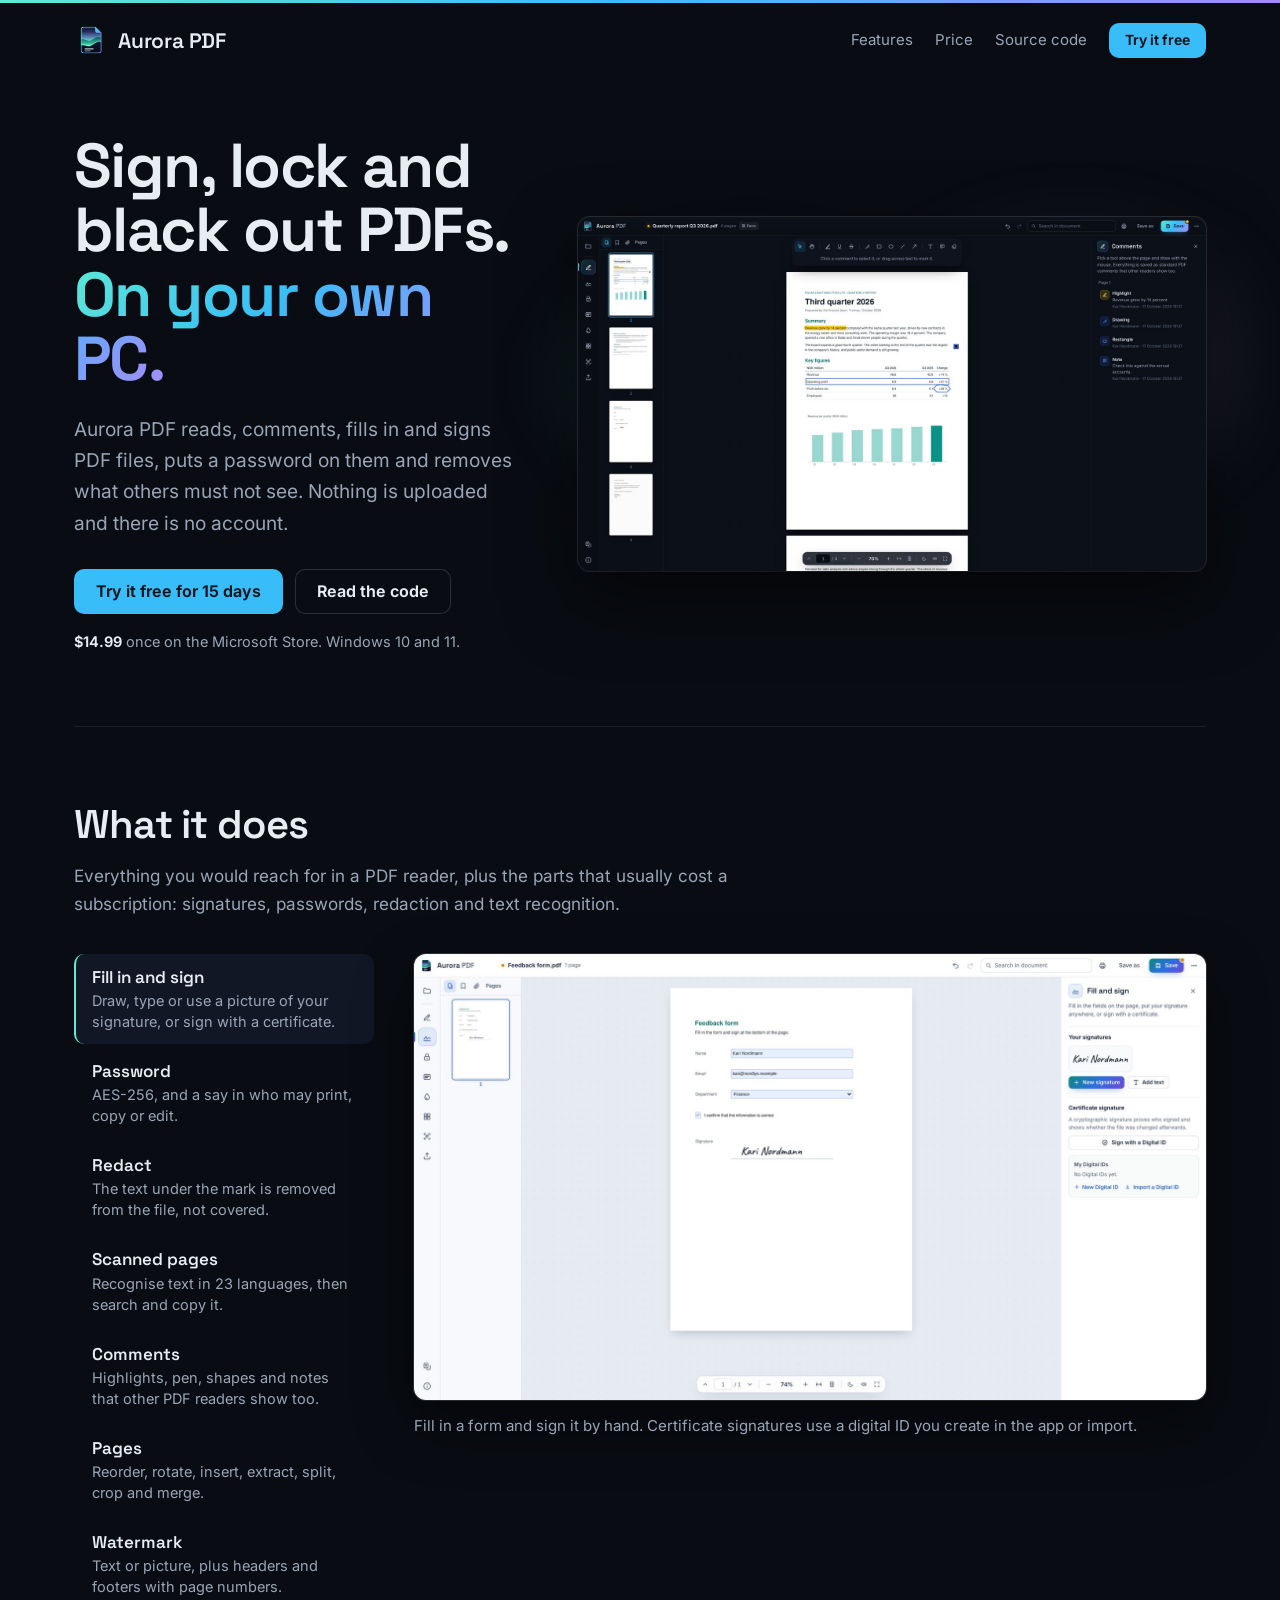
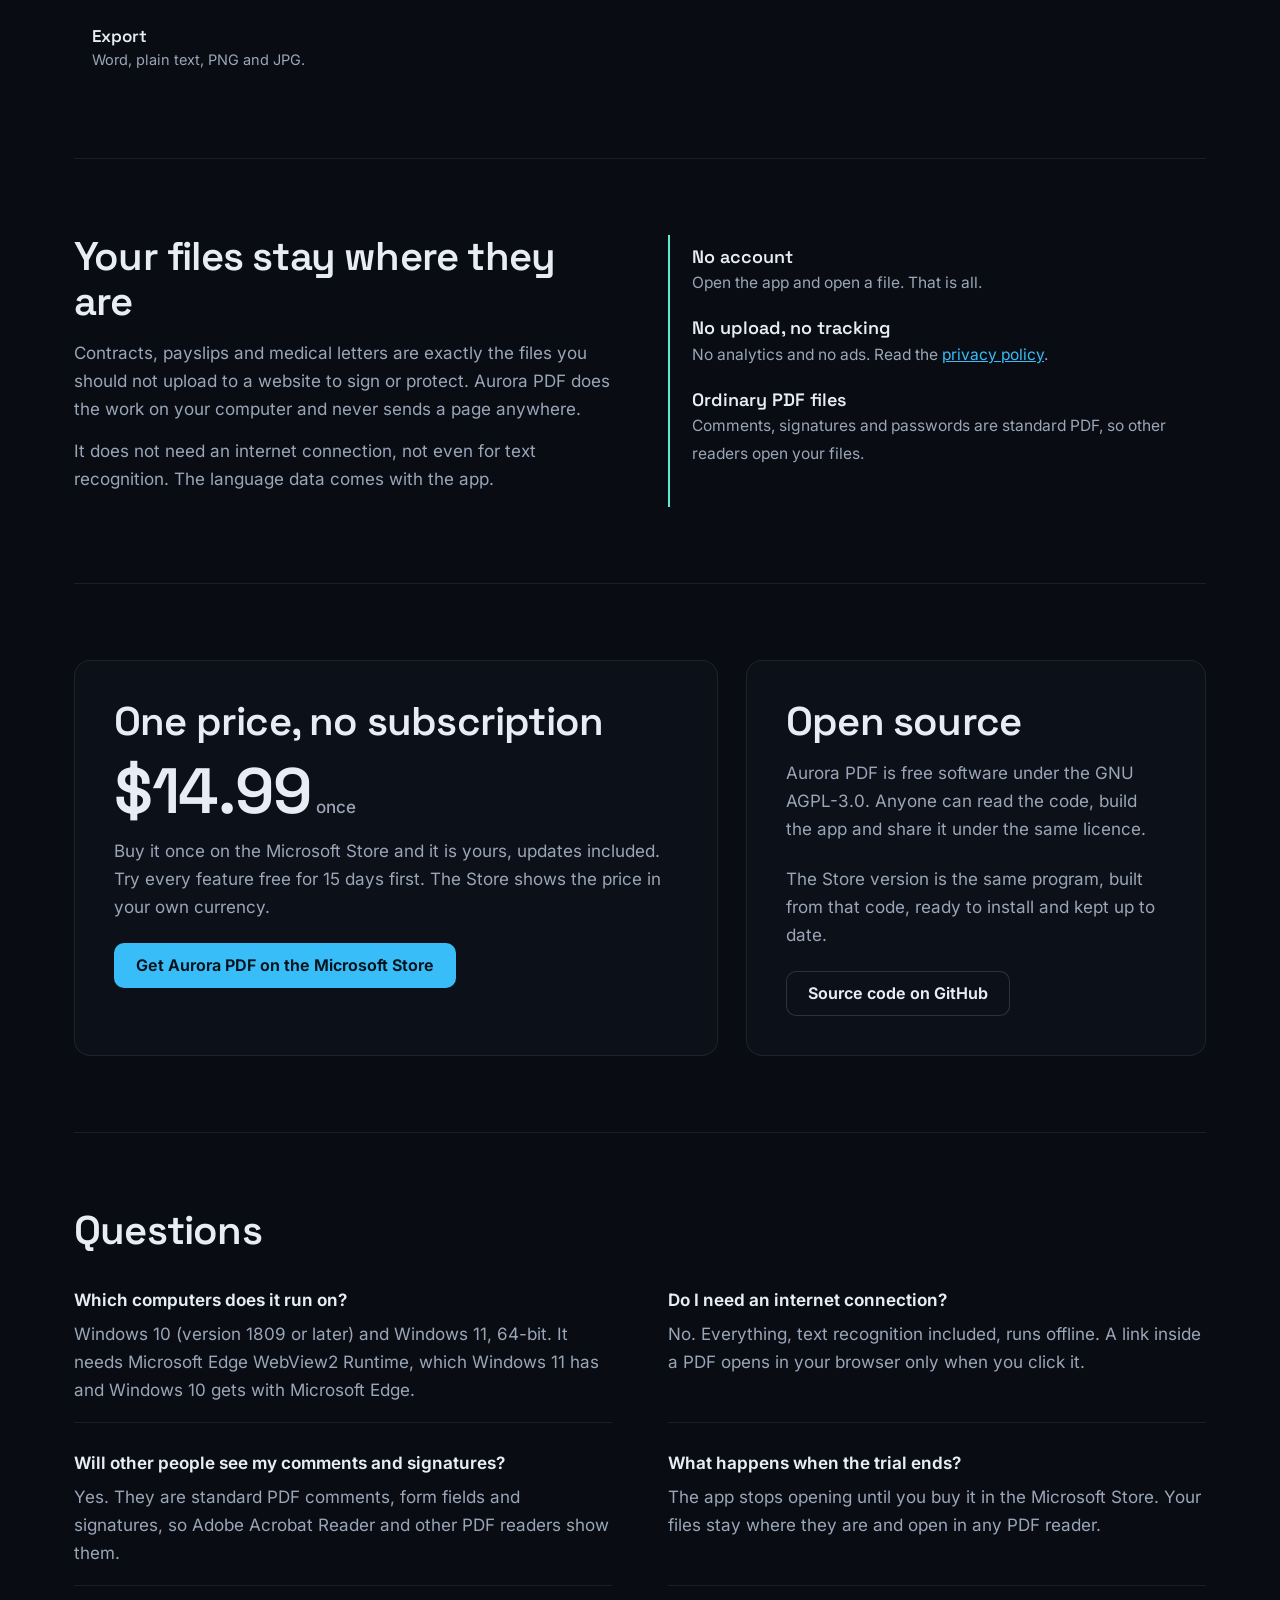
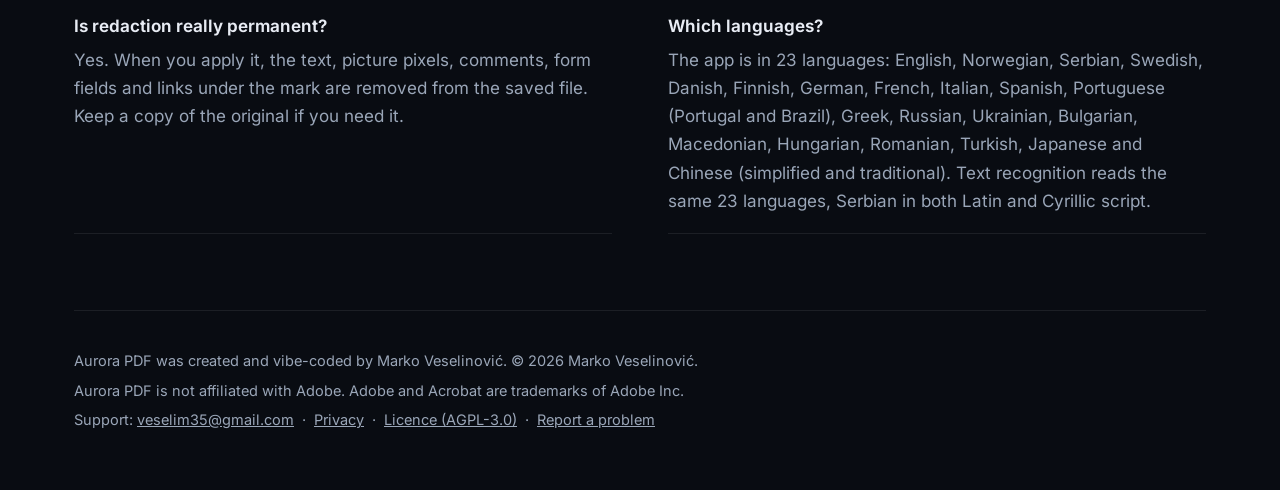
<file: docs/index.html>
<!doctype html>
<html lang="en">
<head>
<meta charset="utf-8">
<meta name="viewport" content="width=device-width, initial-scale=1">
<title>Aurora PDF: sign, lock and redact PDFs on Windows</title>
<meta name="description" content="A PDF reader for Windows that fills in and signs forms, adds passwords, redacts for real and makes scanned pages searchable. Offline, no account. $14.99 once, 15-day free trial.">
<meta property="og:title" content="Aurora PDF: sign, lock and redact PDFs on Windows">
<meta property="og:description" content="Fill in and sign forms, add passwords, redact for real, OCR scanned pages. Offline, no account. Open source.">
<meta property="og:image" content="img/og.jpg">
<link rel="icon" href="img/icon-64.png">
<link rel="apple-touch-icon" href="img/icon-180.png">
<style>
@font-face { font-family: "Space Grotesk"; src: url(fonts/space-grotesk-latin-wght-normal.woff2) format("woff2"); font-weight: 300 700; font-display: swap; unicode-range: U+0000-00FF, U+0131, U+0152-0153, U+02BB-02BC, U+02C6, U+02DA, U+02DC, U+0304, U+0308, U+0329, U+2000-206F, U+20AC, U+2122, U+2191, U+2193, U+2212, U+2215, U+FEFF, U+FFFD; }
@font-face { font-family: "Space Grotesk"; src: url(fonts/space-grotesk-latin-ext-wght-normal.woff2) format("woff2"); font-weight: 300 700; font-display: swap; unicode-range: U+0100-02BA, U+02BD-02C5, U+02C7-02CC, U+02CE-02D7, U+02DD-02FF, U+1D00-1DBF, U+1E00-1E9F, U+1EF2-1EFF, U+2020, U+20A0-20AB, U+20AD-20C0, U+2113, U+2C60-2C7F, U+A720-A7FF; }
@font-face { font-family: Inter; src: url(fonts/inter-latin-wght-normal.woff2) format("woff2"); font-weight: 100 900; font-display: swap; unicode-range: U+0000-00FF, U+0131, U+0152-0153, U+02BB-02BC, U+02C6, U+02DA, U+02DC, U+0304, U+0308, U+0329, U+2000-206F, U+20AC, U+2122, U+2191, U+2193, U+2212, U+2215, U+FEFF, U+FFFD; }
@font-face { font-family: Inter; src: url(fonts/inter-latin-ext-wght-normal.woff2) format("woff2"); font-weight: 100 900; font-display: swap; unicode-range: U+0100-02BA, U+02BD-02C5, U+02C7-02CC, U+02CE-02D7, U+02DD-02FF, U+1D00-1DBF, U+1E00-1E9F, U+1EF2-1EFF, U+2020, U+20A0-20AB, U+20AD-20C0, U+2113, U+2C60-2C7F, U+A720-A7FF; }
:root {
  --bg: #090c12; --well: #0c1018; --surface: #111724; --line: rgba(255,255,255,.08); --line-strong: rgba(255,255,255,.14);
  --text: #e8ecf4; --muted: #9aa6b8; --teal: #5eead4; --sky: #38bdf8; --violet: #a78bfa; --on-accent: #04131c;
  --aurora: linear-gradient(135deg, #5eead4 0%, #38bdf8 48%, #a78bfa 100%);
  --display: "Space Grotesk", "Segoe UI", system-ui, sans-serif; --body: Inter, "Segoe UI", system-ui, sans-serif;
}
* { box-sizing: border-box; }
html { background: var(--bg); scroll-behavior: smooth; }
body { margin: 0; overflow-x: clip; background: var(--bg); color: var(--text); font: 400 17px/1.65 var(--body); -webkit-font-smoothing: antialiased; }
body::before { content: ""; display: block; height: 3px; background: var(--aurora); }
a { color: var(--sky); }
a:hover { color: #7dd3fc; }
:focus-visible { outline: 2px solid var(--sky); outline-offset: 3px; border-radius: 6px; }
.wrap { max-width: 1180px; margin: 0 auto; padding: 0 24px; }
header.top { display: flex; align-items: center; justify-content: space-between; padding: 20px 0; }
.brand { display: flex; align-items: center; gap: 10px; color: var(--text); text-decoration: none; font: 600 21px/1 var(--display); letter-spacing: -.01em; }
.brand img { width: 34px; height: 34px; }
nav.top-links { display: flex; align-items: center; gap: 22px; font-size: 15px; }
nav.top-links a { color: var(--muted); text-decoration: none; }
nav.top-links a:hover { color: var(--text); }
nav.top-links a.btn, nav.top-links a.btn:hover { color: var(--on-accent); }
.btn { display: inline-flex; align-items: center; gap: 8px; padding: 13px 22px; border-radius: 10px; background: var(--sky); color: var(--on-accent); font: 650 16px/1.2 var(--body); text-decoration: none; border: 0; }
.btn:hover { background: #7dd3fc; color: var(--on-accent); }
.btn.ghost { background: transparent; color: var(--text); box-shadow: inset 0 0 0 1px var(--line-strong); }
.btn.ghost:hover { background: rgba(255,255,255,.05); color: var(--text); }
.btn[aria-disabled="true"] { background: var(--surface); color: var(--muted); box-shadow: inset 0 0 0 1px var(--line); cursor: default; }
.btn.small { padding: 9px 16px; font-size: 14px; }

.hero { display: grid; grid-template-columns: 5fr 7fr; gap: 56px; align-items: center; padding: 56px 0 72px; }
.hero h1 { font: 650 clamp(38px, 5vw, 62px)/1.04 var(--display); letter-spacing: -.025em; margin: 0 0 22px; }
.hero h1 em { font-style: normal; background: var(--aurora); -webkit-background-clip: text; background-clip: text; color: transparent; }
.lede { color: var(--muted); font-size: 19px; margin: 0 0 30px; max-width: 46ch; }
.buy { display: flex; flex-wrap: wrap; gap: 12px; align-items: center; }
.fine { color: var(--muted); font-size: 14.5px; margin: 16px 0 0; }
.fine strong { color: var(--text); font-weight: 650; }
.shot { position: relative; }
.shot::before { content: ""; position: absolute; inset: -10% -8% -14% -8%; background: radial-gradient(45% 50% at 30% 45%, rgba(94,234,212,.22), transparent 70%), radial-gradient(45% 55% at 75% 40%, rgba(167,139,250,.22), transparent 70%); filter: blur(26px); z-index: 0; }
.shot img, .shot video { position: relative; z-index: 1; display: block; width: 100%; height: auto; aspect-ratio: 16 / 9; border-radius: 12px; box-shadow: 0 28px 70px rgba(0,0,0,.55), 0 0 0 1px var(--line-strong); background: #000; }

section { padding: 76px 0; border-top: 1px solid var(--line); }
section h2 { font: 600 clamp(28px, 3.2vw, 40px)/1.12 var(--display); letter-spacing: -.02em; margin: 0 0 14px; }
.intro { color: var(--muted); max-width: 62ch; margin: 0 0 36px; }

.tour { display: grid; grid-template-columns: 300px 1fr; gap: 40px; align-items: start; }
.tour [role="tablist"] { display: flex; flex-direction: column; gap: 4px; }
.tour button[role="tab"] { all: unset; display: block; padding: 12px 16px; border-radius: 10px; cursor: pointer; color: var(--muted); border-left: 2px solid transparent; }
.tour button[role="tab"] b { display: block; color: var(--text); font: 600 17px/1.3 var(--display); margin-bottom: 2px; }
.tour button[role="tab"] span { font-size: 14.5px; line-height: 1.45; display: block; }
.tour button[role="tab"]:hover { background: rgba(255,255,255,.04); }
.tour button[role="tab"][aria-selected="true"] { background: var(--surface); border-left-color: var(--teal); }
.tour button[role="tab"]:focus-visible { outline: 2px solid var(--sky); }
.tour figure { margin: 0; }
.tour figure img { display: block; width: 100%; height: auto; aspect-ratio: 16 / 9; border-radius: 12px; box-shadow: 0 0 0 1px var(--line-strong), 0 24px 60px rgba(0,0,0,.45); }
.tour figcaption { color: var(--muted); font-size: 15px; margin-top: 14px; }

.local { display: grid; grid-template-columns: 1fr 1fr; gap: 56px; }
.local p { color: var(--muted); margin: 0 0 14px; }
.facts { list-style: none; margin: 0; padding: 0; border-left: 2px solid var(--teal); }
.facts li { padding: 10px 0 10px 22px; }
.facts li b { display: block; font: 600 18px/1.3 var(--display); }
.facts li span { color: var(--muted); font-size: 15.5px; }

.deal { display: grid; grid-template-columns: 7fr 5fr; gap: 28px; }
.panel { background: var(--well); border-radius: 16px; padding: 40px; box-shadow: inset 0 0 0 1px var(--line); }
.panel p { color: var(--muted); margin: 0 0 22px; }
.amount { font: 600 clamp(46px, 6vw, 64px)/1 var(--display); letter-spacing: -.02em; margin: 10px 0 14px; }
.amount small { font: 500 17px/1 var(--body); color: var(--muted); letter-spacing: 0; margin-left: 6px; }

dl.faq { margin: 0; display: grid; grid-template-columns: 1fr 1fr; gap: 8px 56px; }
dl.faq div { padding: 18px 0; border-bottom: 1px solid var(--line); }
dl.faq dt { font-weight: 650; margin-bottom: 6px; }
dl.faq dd { margin: 0; color: var(--muted); }

footer { border-top: 1px solid var(--line); padding: 32px 0 52px; color: var(--muted); font-size: 14.5px; }
footer p { margin: 6px 0; }
footer a { color: var(--muted); }

@media (max-width: 900px) {
  .hero, .local, .deal, dl.faq { grid-template-columns: 1fr; gap: 36px; }
  .tour { grid-template-columns: 1fr; gap: 20px; }
  .tour [role="tablist"] { flex-direction: row; overflow-x: auto; padding-bottom: 6px; }
  .tour button[role="tab"] { flex: none; border-left: 0; border-bottom: 2px solid transparent; }
  .tour button[role="tab"] span { display: none; }
  .tour button[role="tab"][aria-selected="true"] { border-bottom-color: var(--teal); }
  nav.top-links a:not(.btn) { display: none; }
  .panel { padding: 28px 22px; }
}
@media (prefers-reduced-motion: reduce) { html { scroll-behavior: auto; } }
</style>
</head>
<body>
<div class="wrap">
  <header class="top">
    <a class="brand" href="./"><img src="img/icon-64.png" alt="">Aurora PDF</a>
    <nav class="top-links" aria-label="Main">
      <a href="#tour">Features</a>
      <a href="#price">Price</a>
      <a href="https://github.com/KoMAr38/aurora-pdf">Source code</a>
      <a class="btn small store-link" href="#price">Try it free</a>
    </nav>
  </header>

  <main>
    <div class="hero">
      <div>
        <h1>Sign, lock and black out PDFs. <em>On your own PC.</em></h1>
        <p class="lede">Aurora PDF reads, comments, fills in and signs PDF files, puts a password on them and removes what others must not see. Nothing is uploaded and there is no account.</p>
        <div class="buy">
          <a class="btn store-link" href="#price">Try it free for 15 days</a>
          <a class="btn ghost" href="https://github.com/KoMAr38/aurora-pdf">Read the code</a>
        </div>
        <p class="fine"><strong>$14.99</strong> once on the Microsoft Store. Windows 10 and 11.</p>
      </div>
      <div class="shot">
        <img src="img/comments.jpg" width="1600" height="900" alt="Aurora PDF with a quarterly report: a highlighted sentence, a circled number, a box and a note, listed in the Comments panel">
      </div>
    </div>

    <section id="tour" aria-labelledby="tour-h">
      <h2 id="tour-h">What it does</h2>
      <p class="intro">Everything you would reach for in a PDF reader, plus the parts that usually cost a subscription: signatures, passwords, redaction and text recognition.</p>
      <div class="tour">
        <div role="tablist" aria-label="Features">
          <button role="tab" id="t-sign" aria-controls="tour-panel" aria-selected="true" data-img="sign" data-alt="A feedback form filled in and signed by hand, in the light theme"><b>Fill in and sign</b><span>Draw, type or use a picture of your signature, or sign with a certificate.</span></button>
          <button role="tab" id="t-password" aria-controls="tour-panel" aria-selected="false" tabindex="-1" data-img="password" data-alt="The Password protection panel with AES-256 and permissions for printing, copying and editing"><b>Password</b><span>AES-256, and a say in who may print, copy or edit.</span></button>
          <button role="tab" id="t-redact" aria-controls="tour-panel" aria-selected="false" tabindex="-1" data-img="redact" data-alt="An employment contract with the address, account number and phone blacked out"><b>Redact</b><span>The text under the mark is removed from the file, not covered.</span></button>
          <button role="tab" id="t-ocr" aria-controls="tour-panel" aria-selected="false" tabindex="-1" data-img="ocr" data-alt="A scanned letter with recognised text selected, ready to copy"><b>Scanned pages</b><span>Recognise text in 23 languages, then search and copy it.</span></button>
          <button role="tab" id="t-comments" aria-controls="tour-panel" aria-selected="false" tabindex="-1" data-img="comments" data-alt="A report with a highlight, a pen circle, a box and a note"><b>Comments</b><span>Highlights, pen, shapes and notes that other PDF readers show too.</span></button>
          <button role="tab" id="t-pages" aria-controls="tour-panel" aria-selected="false" tabindex="-1" data-img="pages" data-alt="Page thumbnails with two pages selected and the Organize pages panel"><b>Pages</b><span>Reorder, rotate, insert, extract, split, crop and merge.</span></button>
          <button role="tab" id="t-watermark" aria-controls="tour-panel" aria-selected="false" tabindex="-1" data-img="watermark" data-alt="A report with a red CONFIDENTIAL watermark across the page"><b>Watermark</b><span>Text or picture, plus headers and footers with page numbers.</span></button>
          <button role="tab" id="t-export" aria-controls="tour-panel" aria-selected="false" tabindex="-1" data-img="export" data-alt="The Export panel with Word, plain text and pictures"><b>Export</b><span>Word, plain text, PNG and JPG.</span></button>
        </div>
        <figure role="tabpanel" id="tour-panel" aria-labelledby="t-sign">
          <img id="tour-img" src="img/sign.jpg" width="1600" height="900" alt="A feedback form filled in and signed by hand, in the light theme" loading="lazy">
          <figcaption id="tour-cap">Fill in a form and sign it by hand. Certificate signatures use a digital ID you create in the app or import.</figcaption>
        </figure>
      </div>
    </section>

    <section aria-labelledby="local-h">
      <div class="local">
        <div>
          <h2 id="local-h">Your files stay where they are</h2>
          <p>Contracts, payslips and medical letters are exactly the files you should not upload to a website to sign or protect. Aurora PDF does the work on your computer and never sends a page anywhere.</p>
          <p>It does not need an internet connection, not even for text recognition. The language data comes with the app.</p>
        </div>
        <ul class="facts">
          <li><b>No account</b><span>Open the app and open a file. That is all.</span></li>
          <li><b>No upload, no tracking</b><span>No analytics and no ads. Read the <a href="privacy.html">privacy policy</a>.</span></li>
          <li><b>Ordinary PDF files</b><span>Comments, signatures and passwords are standard PDF, so other readers open your files.</span></li>
        </ul>
      </div>
    </section>

    <section id="price" aria-labelledby="price-h">
      <div class="deal">
        <div class="panel">
          <h2 id="price-h">One price, no subscription</h2>
          <div class="amount">$14.99<small>once</small></div>
          <p>Buy it once on the Microsoft Store and it is yours, updates included. Try every feature free for 15 days first. The Store shows the price in your own currency.</p>
          <a class="btn store-link" href="#price" aria-disabled="true">Coming soon to the Microsoft Store</a>
        </div>
        <div class="panel">
          <h2>Open source</h2>
          <p>Aurora PDF is free software under the GNU AGPL-3.0. Anyone can read the code, build the app and share it under the same licence.</p>
          <p>The Store version is the same program, built from that code, ready to install and kept up to date.</p>
          <a class="btn ghost" href="https://github.com/KoMAr38/aurora-pdf">Source code on GitHub</a>
        </div>
      </div>
    </section>

    <section aria-labelledby="faq-h">
      <h2 id="faq-h">Questions</h2>
      <dl class="faq">
        <div><dt>Which computers does it run on?</dt><dd>Windows 10 (version 1809 or later) and Windows 11, 64-bit. It needs Microsoft Edge WebView2 Runtime, which Windows 11 has and Windows 10 gets with Microsoft Edge.</dd></div>
        <div><dt>Do I need an internet connection?</dt><dd>No. Everything, text recognition included, runs offline. A link inside a PDF opens in your browser only when you click it.</dd></div>
        <div><dt>Will other people see my comments and signatures?</dt><dd>Yes. They are standard PDF comments, form fields and signatures, so Adobe Acrobat Reader and other PDF readers show them.</dd></div>
        <div><dt>What happens when the trial ends?</dt><dd>The app stops opening until you buy it in the Microsoft Store. Your files stay where they are and open in any PDF reader.</dd></div>
        <div><dt>Is redaction really permanent?</dt><dd>Yes. When you apply it, the text, picture pixels, comments, form fields and links under the mark are removed from the saved file. Keep a copy of the original if you need it.</dd></div>
        <div><dt>Which languages?</dt><dd>The app is in 23 languages: English, Norwegian, Serbian, Swedish, Danish, Finnish, German, French, Italian, Spanish, Portuguese (Portugal and Brazil), Greek, Russian, Ukrainian, Bulgarian, Macedonian, Hungarian, Romanian, Turkish, Japanese and Chinese (simplified and traditional). Text recognition reads the same 23 languages, Serbian in both Latin and Cyrillic script.</dd></div>
      </dl>
    </section>
  </main>

  <footer>
    <p>Aurora PDF was created and vibe-coded by Marko Veselinović. © 2026 Marko Veselinović.</p>
    <p>Aurora PDF is not affiliated with Adobe. Adobe and Acrobat are trademarks of Adobe Inc.</p>
    <p>Support: <a href="mailto:veselim35@gmail.com">veselim35@gmail.com</a> &nbsp;·&nbsp; <a href="privacy.html">Privacy</a> &nbsp;·&nbsp; <a href="https://github.com/KoMAr38/aurora-pdf/blob/main/LICENSE">Licence (AGPL-3.0)</a> &nbsp;·&nbsp; <a href="https://github.com/KoMAr38/aurora-pdf/issues">Report a problem</a></p>
  </footer>
</div>
<script>
// shortcut: the Store link goes in here once Aurora PDF is live in the Microsoft Store
const STORE_URL = 'https://apps.microsoft.com/detail/9NNP86TFNNTR'
if (STORE_URL) for (const a of document.querySelectorAll('.store-link')) {
  a.href = STORE_URL; a.removeAttribute('aria-disabled')
  if (a.textContent.startsWith('Coming soon')) a.textContent = 'Get Aurora PDF on the Microsoft Store'
}
const CAPTIONS = {
  sign: 'Fill in a form and sign it by hand. Certificate signatures use a digital ID you create in the app or import.',
  password: 'Lock a file with a password and choose what others may do with it.',
  redact: 'Black out personal data. The text under the marks is removed from the file.',
  ocr: 'Make a scanned page searchable, then select and copy its text.',
  comments: 'Highlight, draw and leave notes. Every comment is listed in the panel.',
  pages: 'Reorder, rotate, extract and split pages, or merge several files into one.',
  watermark: 'Stamp a watermark across the pages, or add headers and footers.',
  export: 'Export to Word, plain text or pictures.',
}
const tabs = [...document.querySelectorAll('[role="tab"]')]
const show = (tab) => {
  for (const t of tabs) { const on = t === tab; t.setAttribute('aria-selected', on); t.tabIndex = on ? 0 : -1 }
  const img = document.getElementById('tour-img')
  img.src = 'img/' + tab.dataset.img + '.jpg'; img.alt = tab.dataset.alt
  document.getElementById('tour-cap').textContent = CAPTIONS[tab.dataset.img]
  document.getElementById('tour-panel').setAttribute('aria-labelledby', tab.id)
}
tabs.forEach((t, i) => {
  t.addEventListener('click', () => show(t))
  t.addEventListener('keydown', (e) => {
    const step = { ArrowDown: 1, ArrowRight: 1, ArrowUp: -1, ArrowLeft: -1 }[e.key]
    if (!step) return
    e.preventDefault()
    const next = tabs[(i + step + tabs.length) % tabs.length]
    show(next); next.focus()
  })
})
</script>
</body>
</html>
</file>
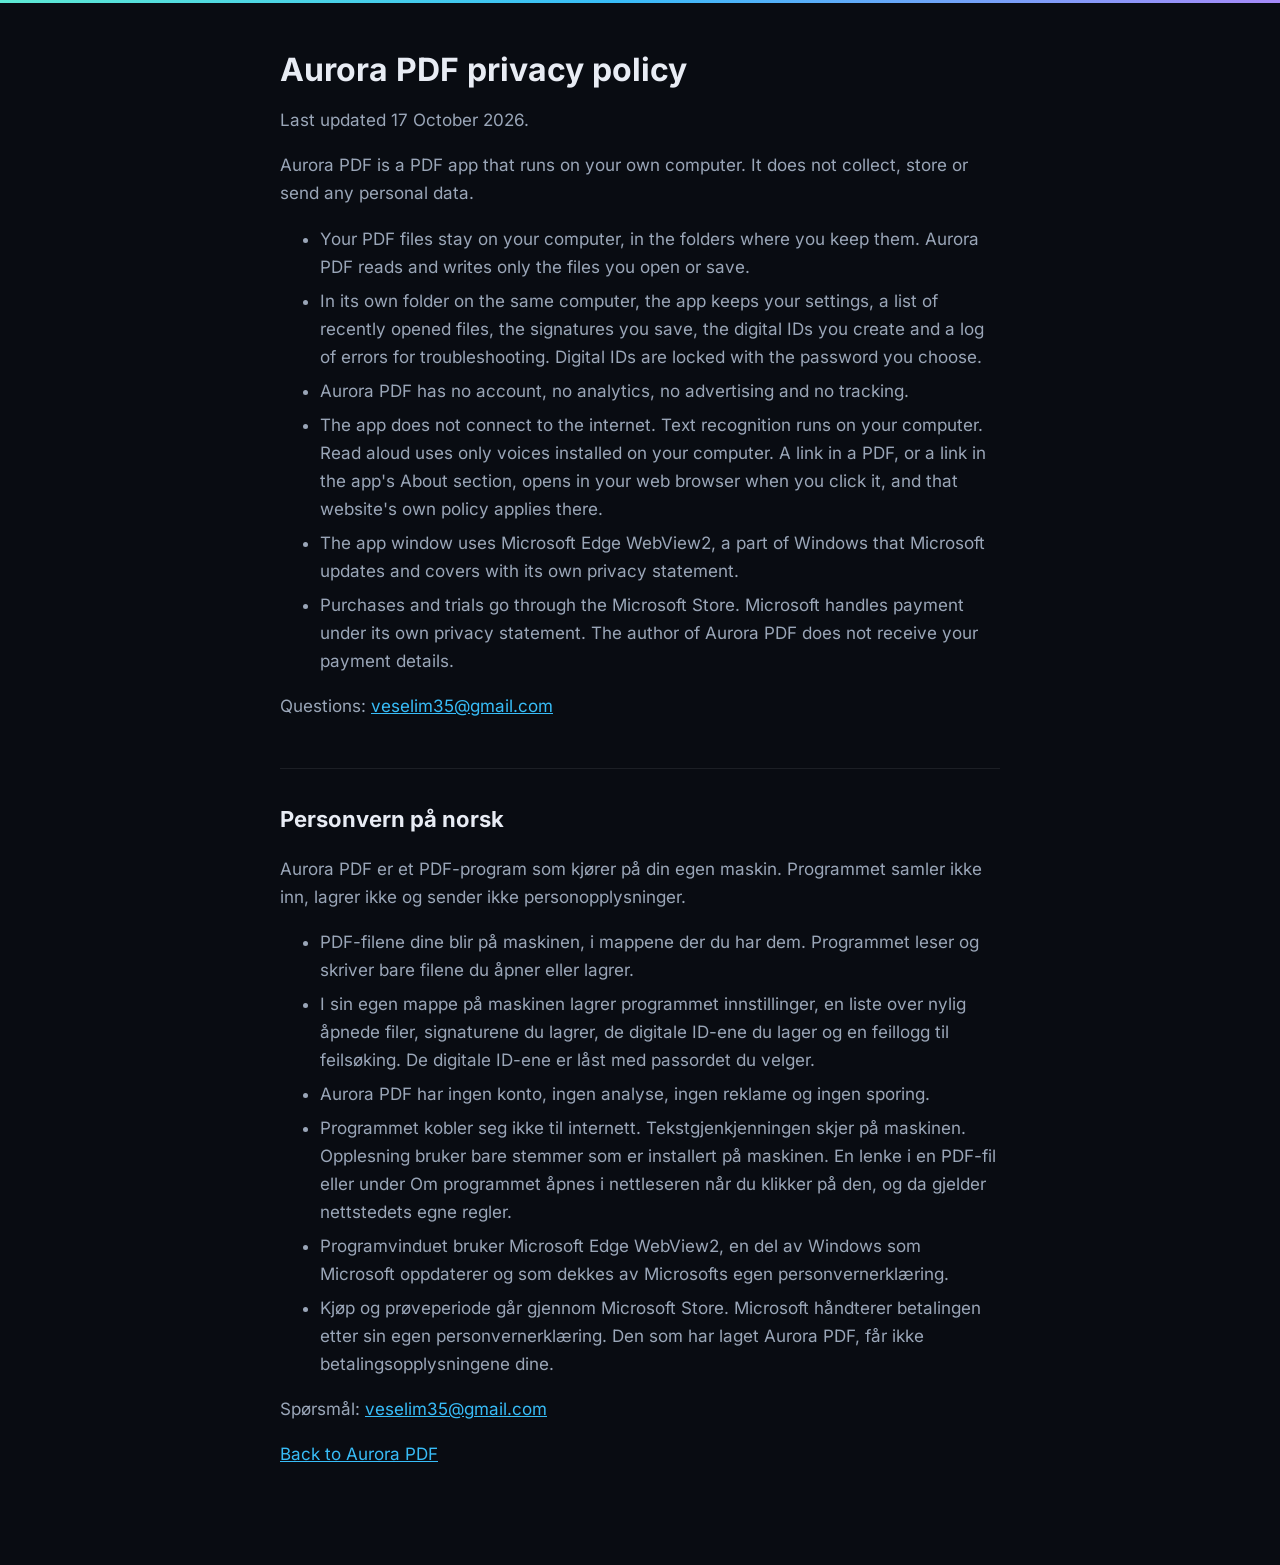
<file: docs/privacy.html>
<!doctype html>
<html lang="en">
<head>
<meta charset="utf-8">
<meta name="viewport" content="width=device-width, initial-scale=1">
<title>Aurora PDF privacy</title>
<link rel="icon" href="img/icon-64.png">
<style>
@font-face { font-family: Inter; src: url(fonts/inter-latin-wght-normal.woff2) format("woff2"); font-weight: 100 900; font-display: swap; unicode-range: U+0000-00FF, U+2000-206F; }
@font-face { font-family: Inter; src: url(fonts/inter-latin-ext-wght-normal.woff2) format("woff2"); font-weight: 100 900; font-display: swap; unicode-range: U+0100-02BA, U+1E00-1E9F; }
:root { --bg: #090c12; --text: #e8ecf4; --muted: #9aa6b8; --sky: #38bdf8; --line: rgba(255,255,255,.08); }
html, body { background: var(--bg); }
body { margin: 0; color: var(--text); font: 400 17px/1.65 Inter, "Segoe UI", system-ui, sans-serif; }
body::before { content: ""; display: block; height: 3px; background: linear-gradient(135deg, #5eead4, #38bdf8 48%, #a78bfa); }
main { max-width: 720px; margin: 0 auto; padding: 48px 24px 80px; }
h1 { font-size: 32px; line-height: 1.2; margin: 0 0 8px; }
h2 { font-size: 22px; margin: 48px 0 8px; padding-top: 32px; border-top: 1px solid var(--line); }
p, li { color: var(--muted); }
li { margin: 6px 0; }
a { color: var(--sky); }
</style>
</head>
<body>
<main>
  <h1>Aurora PDF privacy policy</h1>
  <p>Last updated 17 October 2026.</p>
  <p>Aurora PDF is a PDF app that runs on your own computer. It does not collect, store or send any personal data.</p>
  <ul>
    <li>Your PDF files stay on your computer, in the folders where you keep them. Aurora PDF reads and writes only the files you open or save.</li>
    <li>In its own folder on the same computer, the app keeps your settings, a list of recently opened files, the signatures you save, the digital IDs you create and a log of errors for troubleshooting. Digital IDs are locked with the password you choose.</li>
    <li>Aurora PDF has no account, no analytics, no advertising and no tracking.</li>
    <li>The app does not connect to the internet. Text recognition runs on your computer. Read aloud uses only voices installed on your computer. A link in a PDF, or a link in the app's About section, opens in your web browser when you click it, and that website's own policy applies there.</li>
    <li>The app window uses Microsoft Edge WebView2, a part of Windows that Microsoft updates and covers with its own privacy statement.</li>
    <li>Purchases and trials go through the Microsoft Store. Microsoft handles payment under its own privacy statement. The author of Aurora PDF does not receive your payment details.</li>
  </ul>
  <p>Questions: <a href="mailto:veselim35@gmail.com">veselim35@gmail.com</a></p>

  <h2 lang="nb">Personvern på norsk</h2>
  <div lang="nb">
    <p>Aurora PDF er et PDF-program som kjører på din egen maskin. Programmet samler ikke inn, lagrer ikke og sender ikke personopplysninger.</p>
    <ul>
      <li>PDF-filene dine blir på maskinen, i mappene der du har dem. Programmet leser og skriver bare filene du åpner eller lagrer.</li>
      <li>I sin egen mappe på maskinen lagrer programmet innstillinger, en liste over nylig åpnede filer, signaturene du lagrer, de digitale ID-ene du lager og en feillogg til feilsøking. De digitale ID-ene er låst med passordet du velger.</li>
      <li>Aurora PDF har ingen konto, ingen analyse, ingen reklame og ingen sporing.</li>
      <li>Programmet kobler seg ikke til internett. Tekstgjenkjenningen skjer på maskinen. Opplesning bruker bare stemmer som er installert på maskinen. En lenke i en PDF-fil eller under Om programmet åpnes i nettleseren når du klikker på den, og da gjelder nettstedets egne regler.</li>
      <li>Programvinduet bruker Microsoft Edge WebView2, en del av Windows som Microsoft oppdaterer og som dekkes av Microsofts egen personvernerklæring.</li>
      <li>Kjøp og prøveperiode går gjennom Microsoft Store. Microsoft håndterer betalingen etter sin egen personvernerklæring. Den som har laget Aurora PDF, får ikke betalingsopplysningene dine.</li>
    </ul>
    <p>Spørsmål: <a href="mailto:veselim35@gmail.com">veselim35@gmail.com</a></p>
  </div>
  <p><a href="./">Back to Aurora PDF</a></p>
</main>
</body>
</html>
</file>
